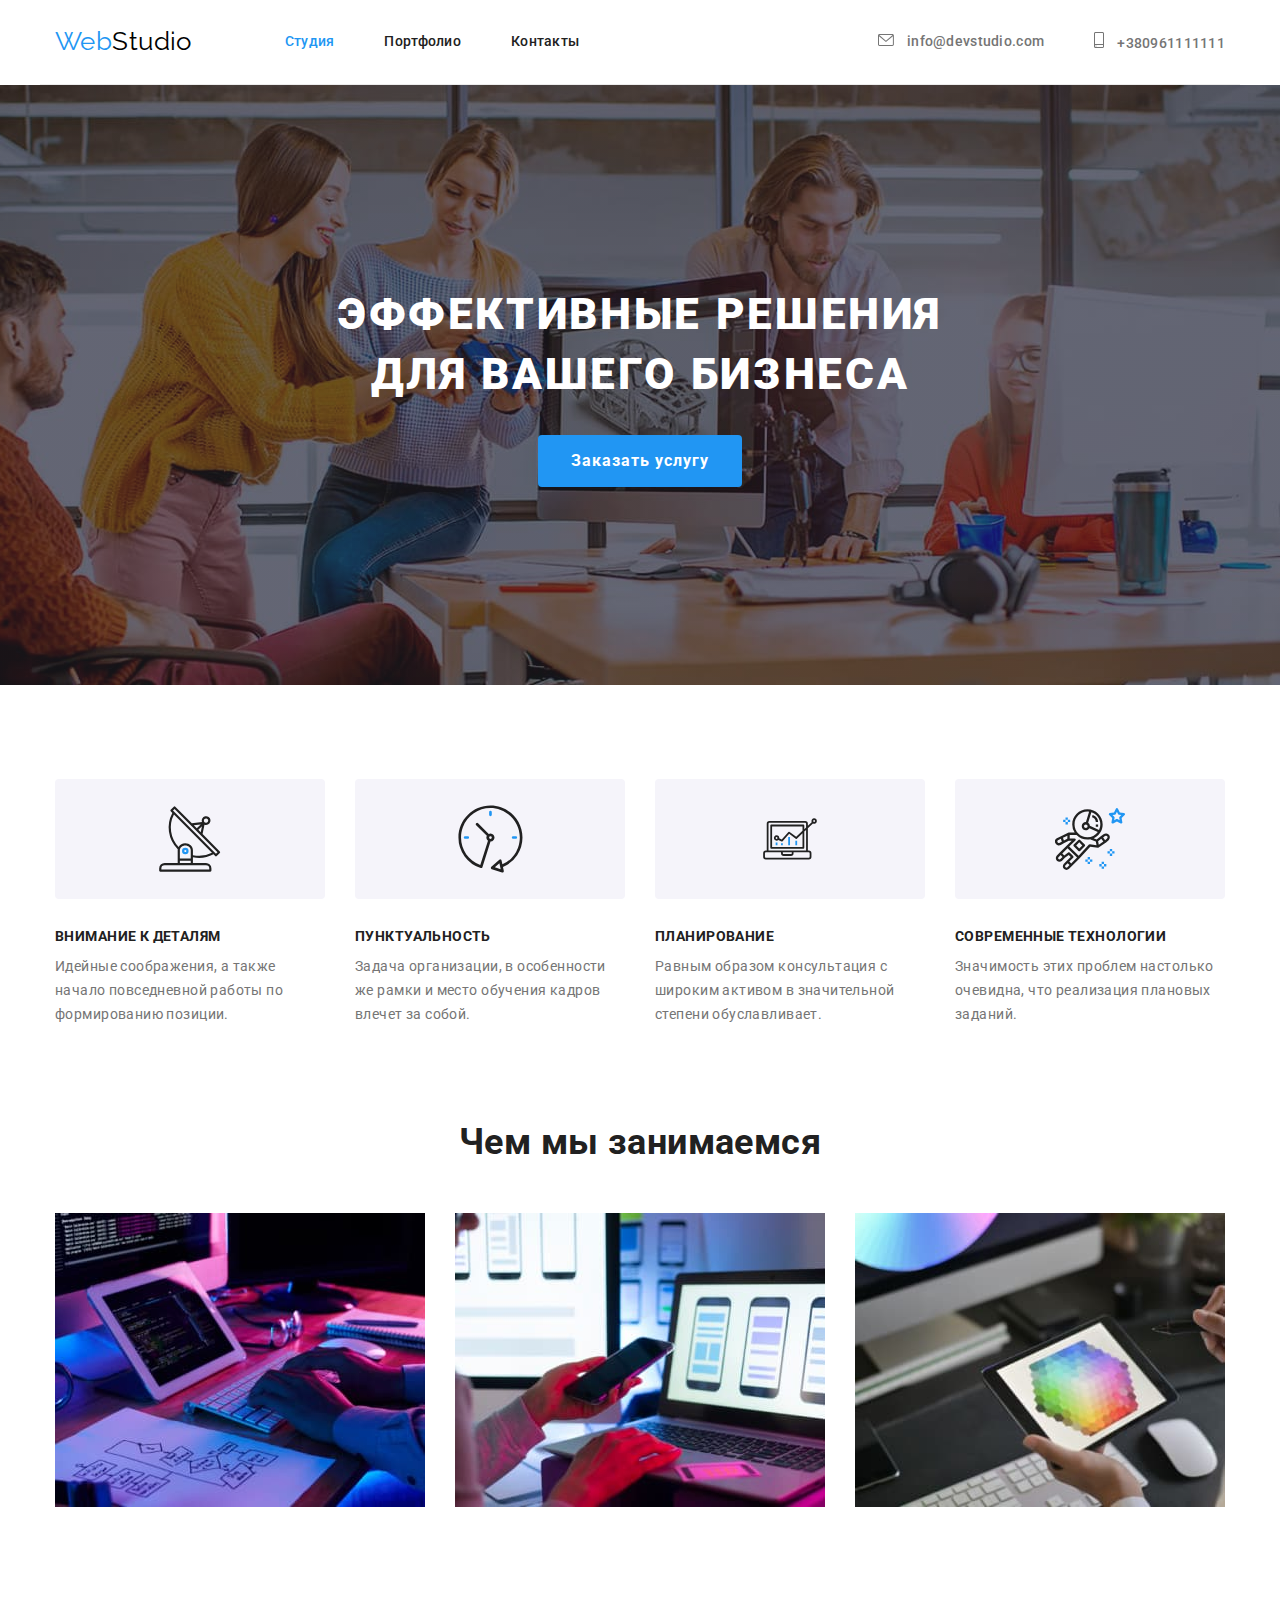
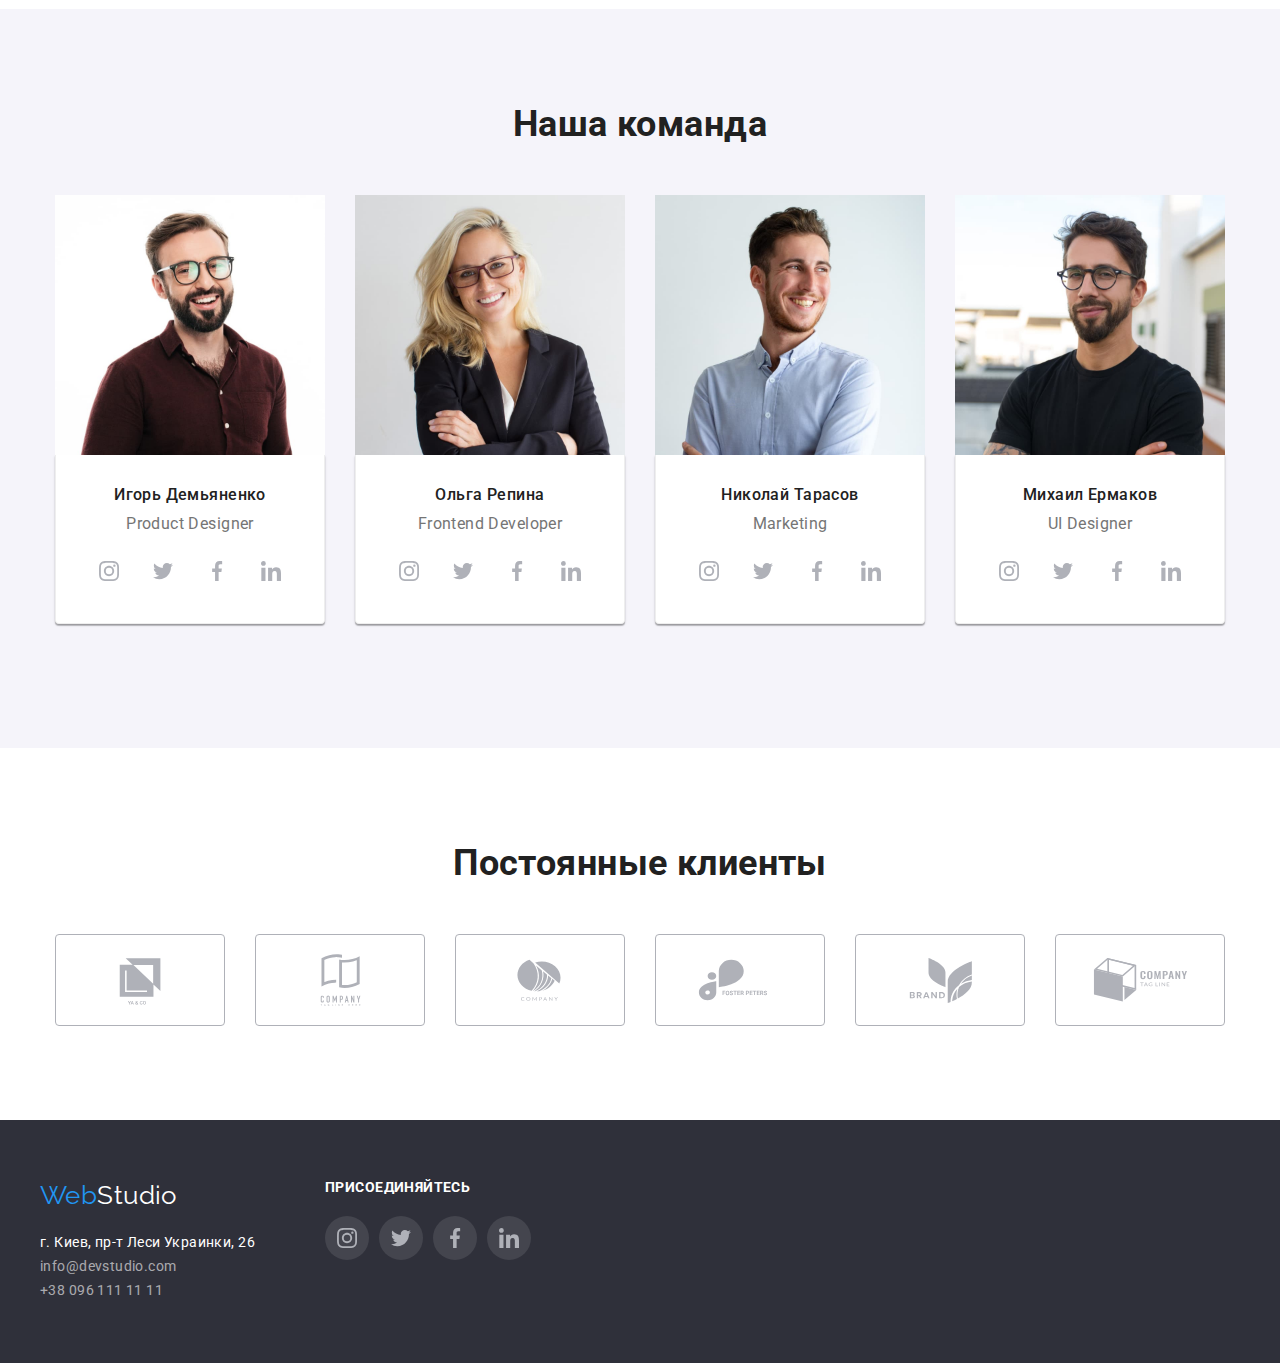
<file: index.html>
<!DOCTYPE html>
<html lang="ru">
<head>
    <meta charset="UTF-8">
    <meta http-equiv="X-UA-Compatible" content="IE=edge">
    <meta name="viewport" content="width=device-width, initial-scale=1.0">
    <title>Студия</title>
    <link rel="preconnect" href="https://fonts.googleapis.com">
    <link rel="preconnect" href="https://fonts.gstatic.com" crossorigin>
    <link href="https://fonts.googleapis.com/css2?family=Raleway:wght@700&family=Roboto:wght@400;500;700;900&display=swap" rel="stylesheet">
    <link rel="stylesheet" href="https://cdnjs.cloudflare.com/ajax/libs/modern-normalize/1.1.0/modern-normalize.min.css">
    <link rel="stylesheet" href="./css/styles.css">
</head>
<body>
   
    <header>
        <div class="container header-nav">
        <!-- Навігація на інші сторінки -->
    <nav class="main-nav">
        <a href="./index.html" class="logo"><span class="web">Web</span>Studio</a>
    
      <ul class="site-nav">
        <li class="item"><a href="./index.html" class="link-current">Студия</a></li>
        <li class="item" ><a href="./portfolio.html" class="link">Портфолио</a></li>
        <li class="item"><a href="" class="link">Контакты</a></li>
      </ul>
    </nav>

    <!-- Контакти -->
    <ul class="site-auth"> 
        <li class="item">
            <a href="mailto:info@devstudio.com" class="link-contact">
                <svg class="icon" width="16px" height="12px">
                    <use href="./images/icons.svg#icon-envelope">
                    </use>
                </svg>
                info@devstudio.com</a></li>
        <li class="item"><a href="tel:+380961111111" class="link-contact">
            <svg class="icon" width="10px" height="16px">
                <use href="./images/icons.svg#icon-smartphone">
                </use>
                </svg>
                +380961111111</a></li>
    </ul>
         </div>
    
  </header>

    <main>
         <section class="hero overlay">
            <h1 class="hero-title">Эффективные решения <br/>для вашего бизнеса</h1>
            <button type="button" class="button">Заказать услугу</button>
        </section>

    <!-- Особливості -->   
        <section class="section feature-list">
            <div class="container">
            <ul class="feature-list">
                <li class="item">
                    <div class="thumb antenna">
                         <svg class="icon" width="65.32px" height="70px">
                            <use href="./images/icons.svg#icon-antenna"></use>
                         </svg>
                    </div>
                    <h3 class="title">Внимание к деталям</h3>
                    <p>Идейные соображения, а также начало повседневной работы по формированию позиции.</p>
                </li>
                <li class="item">
                    <div class="thumb clock">
                        <svg class="icon" width="66.96px" height="70px">
                            <use href="./images/icons.svg#icon-clock">
                            </use>
                        </svg>
                    </div>
                    <h3 class="title">Пунктуальность</h3>
                    <p>Задача организации, в особенности же рамки и место обучения кадров влечет за собой.</p>
                </li>
                <li class="item">
                    <div class="thumb diagram">
                        <svg class="icon" width="70px" height="53.69px">
                            <use href="./images/icons.svg#icon-diagram">
                            </use>
                        </svg>
                    </div>
                    <h3 class="title">Планирование</h3>
                    <p>Равным образом консультация с широким активом в значительной степени обуславливает.</p>
                </li>
                <li class="item">
                    <div class="thumb astronaut">
                        <svg class="icon" width="70px" height="70px">
                            <use href="./images/icons.svg#icon-astronaut">
                            </use>
                        </svg>
                    </div>
                    <h3 class="title">Современные технологии</h3>
                    <p>Значимость этих проблем настолько очевидна, что реализация плановых заданий.</p>
                </li>
            </ul>
            </div>
        </section>

    <!-- Чем мы занимаемся -->

        <section class="section work-types">
            <div class="container">
            <h2 class="section-title">Чем мы занимаемся</h2>
            <ul class="work-types-list">
                <li class="item">
                    <img 
                    src="images/box1.jpg"
                    alt="Програмирование"
                    width="370"
                    height="294">
                </li>
                <li class="item">
                    <img 
                    src="images/box2.jpg"
                    alt="Разработка приложений для смартфона"
                    width="370"
                    height="294">
                </li>
                <li class="item">
                    <img 
                    src="images/box3.jpg"
                    alt="Разработка дизайна"
                    width="370"
                    height="294">
                </li>
            </ul>
            </div>
        </section>

    <!-- Команда --> 
        <section class="section team">
            <div class="container">
            <h2 class= "section-title">Наша команда</h2>
            <ul class="team-list">
                <li class="item"> 
                    <img class="item-image"
                    src="images/img1.jpg"
                    alt="Фото"
                    width="270"
                    height="260">
                    <div class="team-item-description">
                    <h3 class="title">Игорь Демьяненко</h3>
                    <p lang="en" class="position">Product Designer</p>
                    <div>
                        <ul class="social-links">
                        <li class="social-links-item">
                            <a href="" class="social-contact">
                            <svg class="social-link" width="20px" height="20px">
                            <use href="./images/icons.svg#icon-instagram">
                            </use>
                            </svg>
                            </a>
                        </li>
                        <li class="social-links-item">
                            <a href="" class="social-contact">
                            <svg class="social-link" width="20px" height="20px">
                            <use href="./images/icons.svg#icon-twitter">
                            </use>
                            </svg>
                            </a>
                        </li>
                        <li class="social-links-item">
                            <a href="" class="social-contact">
                            <svg class="social-link" width="20px" height="20px">
                                <use href="./images/icons.svg#icon-facebook">
                                </use>
                            </svg>
                            </a>
                        </li>
                        <li class="social-links-item">
                            <a href="" class="social-contact">
                            <svg class="social-link" width="20px" height="20px">
                                <use href="./images/icons.svg#icon-linkedin">
                                </use>
                            </svg>
                            </a>
                        </li>
                        </ul>
                    <div>  
                    </div>
                </li>

                <li class="item">
                    <img class="item-image"
                    src="images/img2.jpg"
                    alt="Фото"
                    width="270"
                    height="260">
                    <div class="team-item-description">
                    <h3 class="title">Ольга Репина</h3>
                    <p lang="en" class="position">Frontend Developer</p>
                    <div>
                        <ul class="social-links">
                        <li class="social-links-item">
                            <a href="" class="social-contact">
                            <svg class="social-link" width="20px" height="20px">
                            <use href="./images/icons.svg#icon-instagram">
                            </use>
                            </svg>
                            </a>
                        </li>
                        <li class="social-links-item">
                            <a href="" class="social-contact">
                            <svg class="social-link" width="20px" height="20px">
                            <use href="./images/icons.svg#icon-twitter">
                            </use>
                            </svg>
                            </a>
                        </li>
                        <li class="social-links-item">
                            <a href="" class="social-contact">
                            <svg class="social-link" width="20px" height="20px">
                                <use href="./images/icons.svg#icon-facebook">
                                </use>
                            </svg>
                            </a>
                        </li>
                        <li class="social-links-item">
                            <a href="" class="social-contact">
                            <svg class="social-link" width="20px" height="20px">
                                <use href="./images/icons.svg#icon-linkedin">
                                </use>
                            </svg>
                            </a>
                        </li>
                        </ul>
                    <div>
                    </div>      
                </li>
                
                <li class="item">
                    <img class="item-image"
                    src="images/img3.jpg"
                    alt="Фото"
                    width="270"
                    height="260">
                    <div class="team-item-description">
                    <h3 class="title">Николай Тарасов</h3>
                    <p lang="en" class="position">Marketing</p> 
                    <div>
                        <ul class="social-links">
                        <li class="social-links-item">
                            <a href="" class="social-contact">
                            <svg class="social-link" width="20px" height="20px">
                            <use href="./images/icons.svg#icon-instagram">
                            </use>
                            </svg>
                            </a>
                        </li>
                        <li class="social-links-item">
                            <a href="" class="social-contact">
                            <svg class="social-link" width="20px" height="20px">
                            <use href="./images/icons.svg#icon-twitter">
                            </use>
                            </svg>
                            </a>
                        </li>
                        <li class="social-links-item">
                            <a href="" class="social-contact">
                            <svg class="social-link" width="20px" height="20px">
                                <use href="./images/icons.svg#icon-facebook">
                                </use>
                            </svg>
                            </a>
                        </li>
                        <li class="social-links-item">
                            <a href="" class="social-contact">
                            <svg class="social-link" width="20px" height="20px">
                                <use href="./images/icons.svg#icon-linkedin">
                                </use>
                            </svg>
                            </a>
                        </li>
                        </ul>
                    <div>  
                    </div>    
                </li>
                
                <li class="item">
                    <img class="item-image"
                    src="images/img4.jpg"
                    alt="Фото"
                    width="270"
                    height="260">
                    <div class="team-item-description">
                    <h3 class="title">Михаил Ермаков</h3>
                    <p lang="en" class="position">UI Designer</p>
                    <div>
                        <ul class="social-links">
                        <li class="social-links-item">
                            <a href="" class="social-contact">
                            <svg class="social-link" width="20px" height="20px">
                            <use href="./images/icons.svg#icon-instagram">
                            </use>
                            </svg>
                            </a>
                        </li>
                        <li class="social-links-item">
                            <a href="" class="social-contact">
                            <svg class="social-link" width="20px" height="20px">
                            <use href="./images/icons.svg#icon-twitter">
                            </use>
                            </svg>
                            </a>
                        </li>
                        <li class="social-links-item">
                            <a href="" class="social-contact">
                            <svg class="social-link" width="20px" height="20px">
                                <use href="./images/icons.svg#icon-facebook">
                                </use>
                            </svg>
                            </a>
                        </li>
                        <li class="social-links-item">
                            <a href="" class="social-contact">
                            <svg class="social-link" width="20px" height="20px">
                                <use href="./images/icons.svg#icon-linkedin">
                                </use>
                            </svg>
                            </a>
                        </li>
                        </ul>
                    <div>
                    </div>      
                </li>
            </ul>
            </div>
        </section>

    <!-- Постоянные клиенты --> 
        <section class="section clients">
            <div class="container">
            <h2 class= "section-title">Постоянные клиенты</h2>
            <ul class="clients-list">
                <li class="item">
                    <a href="" class="client-info">
                        <svg class="client" width="106px" height="60px">
                            <use href="./images/icons.svg#icon-client1">
                            </use>
                        </svg>
                    </a>
                </li>
                <li class="item">
                    <a href="" class="client-info">
                        <svg class="client" width="106px" height="60px">
                            <use href="./images/icons.svg#icon-client2">
                            </use>
                        </svg>
                    </a>
                </li>
                <li class="item">
                    <a href="" class="client-info">
                        <svg class="client" width="106px" height="60px">
                            <use href="./images/icons.svg#icon-client3">
                            </use>
                        </svg>
                    </a>
                </li>
                <li class="item">
                    <a href="" class="client-info">
                        <svg class="client" width="106px" height="60px">
                            <use href="./images/icons.svg#icon-client4">
                            </use>
                        </svg>
                    </a>
                </li>
                <li class="item">
                    <a href="" class="client-info">
                        <svg class="client" width="106px" height="60px">
                            <use href="./images/icons.svg#icon-client5">
                            </use>
                        </svg>
                    </a>
                </li>
                <li class="item">
                    <a href="" class="client-info">
                        <svg class="client" width="106px" height="60px">
                            <use href="./images/icons.svg#icon-client6">
                            </use>
                        </svg>
                    </a>
                </li>
            </ul>
            </div>
        </section>
        </main>

    <footer class="section footer">
        <div class="container footer">
        <div class="container-address">
        <a href="./index.html" class="logo"><span class="web">Web</span><span class="studio">Studio</span></a>

        <address class="address">
              <p class="street">г. Киев, пр-т Леси Украинки, 26</p> 
              <a href="mailto:info@devstudio.com" class="link-contact">info@devstudio.com</a><br/>
              <a href="tel:+380961111111" class="link-contact">+38 096 111 11 11</a><br/>
        </address>
        </div>
        <div class="join">
            <h3 class="title">Присоединяйтесь</h3> 
            <ul class="social-links">
                <li class="social-links-item">
                    <a href="" class="social-contact footer">
                    <svg class="social-link" width="20px" height="20px">
                    <use href="./images/icons.svg#icon-instagram">
                    </use>
                    </svg>
                    </a>
                </li>
                <li class="social-links-item">
                    <a href="" class="social-contact footer">
                    <svg class="social-link" width="20px" height="20px">
                    <use href="./images/icons.svg#icon-twitter">
                    </use>
                    </svg>
                    </a>
                </li>
                <li class="social-links-item">
                    <a href="" class="social-contact footer">
                    <svg class="social-link" width="20px" height="20px">
                    <use href="./images/icons.svg#icon-facebook">
                    </use>
                    </svg>
                    </a>
                </li>
                <li class="social-links-item">
                    <a href="" class="social-contact footer">
                    <svg class="social-link" width="20px" height="20px">
                    <use href="./images/icons.svg#icon-linkedin">
                    </use>
                    </svg>
                    </a>
                </li>
                </ul>
        </div>    
        </div>
    </footer>
    
</body>
</html>
</file>
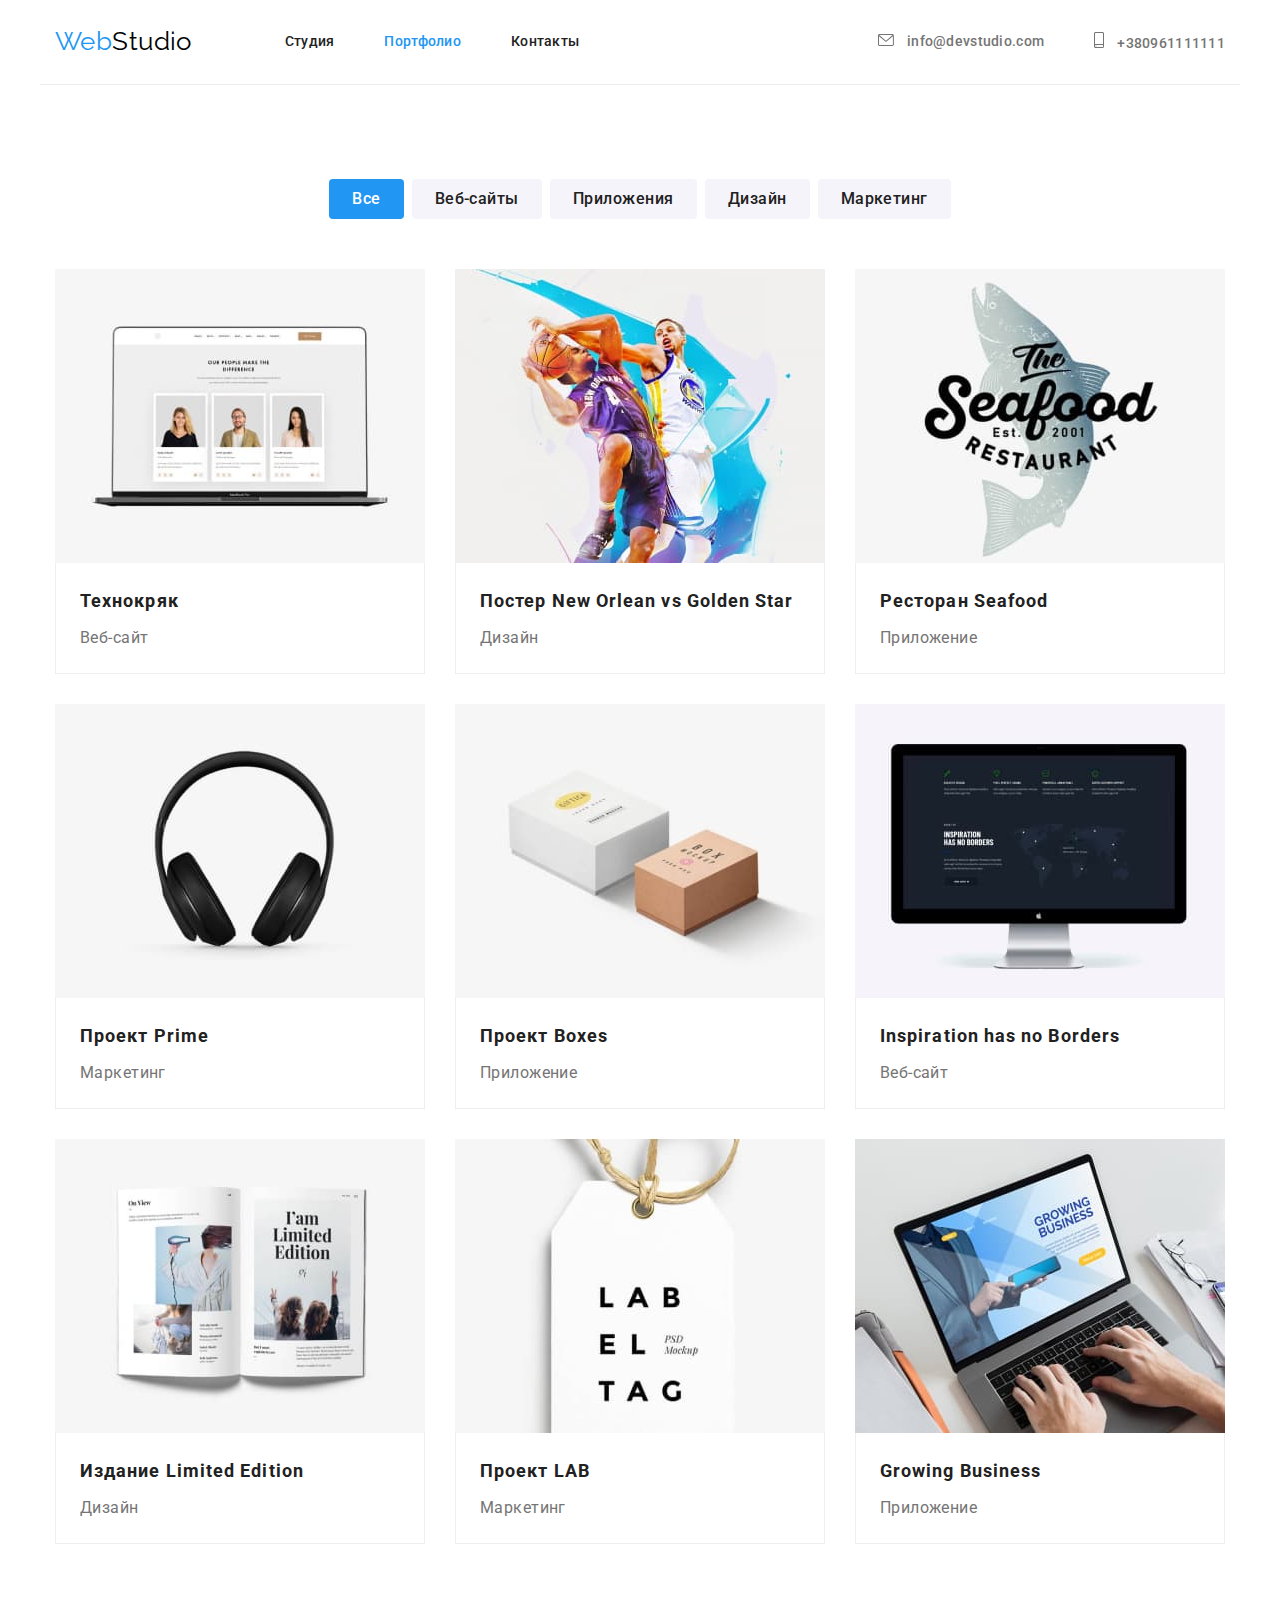
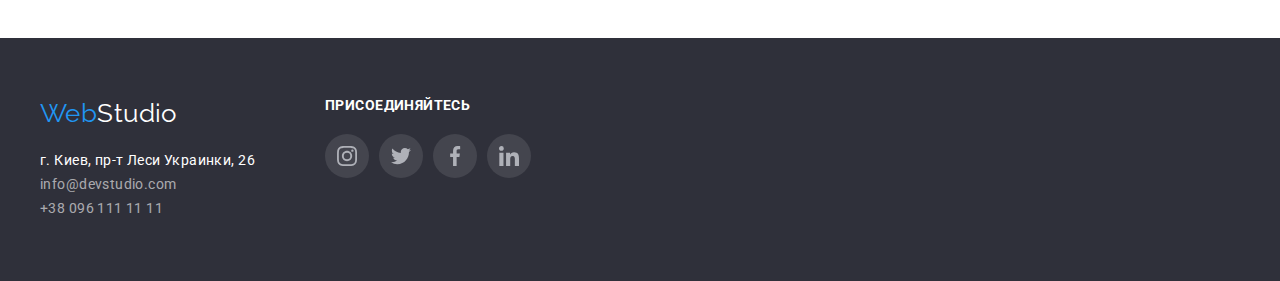
<file: portfolio.html>
<!DOCTYPE html>
<html lang="ru">
<head>
    <meta charset="UTF-8">
    <meta http-equiv="X-UA-Compatible" content="IE=edge">
    <meta name="viewport" content="width=device-width, initial-scale=1.0">
    <title>Портфолио</title>
    <link rel="preconnect" href="https://fonts.googleapis.com">
    <link rel="preconnect" href="https://fonts.gstatic.com" crossorigin>
    <link href="https://fonts.googleapis.com/css2?family=Raleway:wght@700&family=Roboto:wght@400;500;700;900&display=swap" rel="stylesheet">
    <link rel="stylesheet" href="https://cdnjs.cloudflare.com/ajax/libs/modern-normalize/1.1.0/modern-normalize.min.css">
    <link rel="stylesheet" href="./css/styles.css">
</head>
<body>
    <header>
        <div class="container header-nav">
        <!-- Навігація на інші сторінки -->
    <nav class="main-nav">
        <a href="" class="logo"><span class="web">Web</span>Studio</a>
    
      <ul class="site-nav">
        <li class="item"><a href="./index.html" class="link">Студия</a></li>
        <li class="item"><a href="./portfolio.html" class="link-current">Портфолио</a></li>
        <li class="item"><a href="" class="link">Контакты</a></li>
      </ul>
    </nav>

    <!-- Контакти -->
    <ul class="site-auth"> 
        <li class="item"><a href="mailto:info@devstudio.com" class="link-contact">
            <svg class="icon" width="16px" height="12px">
                <use href="./images/icons.svg#icon-envelope">
                </use>
            </svg>
            info@devstudio.com</a></li>
        <li class="item"><a href="tel:+380961111111" class="link-contact">
            <svg class="icon" width="10px" height="16px">
                <use href="./images/icons.svg#icon-smartphone">
                </use>
            </svg>
            +380961111111</a></li>
    </ul>
        </div>
    
  </header>
  
    <main>
        <section class="section work-list">
            <div class="container">
            <ul class="work-list-nav">
                <li class="item"><button type="button" class="button-primary">Все</button></li>
                <li class="item"><button type="button" class="button-secondary">Веб-сайты</button></li>
                <li class="item"><button type="button" class="button-secondary">Приложения</button></li>
                <li class="item"><button type="button" class="button-secondary">Дизайн</button></li>
                <li class="item"><button type="button" class="button-secondary">Маркетинг</button></li>
            </ul>

            <ul class="work-lists">
                <li class="item">
                    <img class="item-image"
                    src="images/portfolio/project1.jpg"
                    alt="Картинка"
                    width="370"
                    height="294">
                    <div class="item-description">
                    <h2 class="title">Технокряк</h2>
                    <p class="type">Веб-сайт</p>
                    </div>
                </li>
            
                <li class="item">
                    <img class="item-image"
                    src="images/portfolio/project2.jpg"
                    alt="Картинка"
                    width="370"
                    height="294">
                    <div class="item-description">
                    <h2 class="title">Постер New Orlean vs Golden Star</h2>
                    <p class="type">Дизайн</p>
                    </div>
                </li>

                <li class="item">
                    <img class="item-image"
                    src="images/portfolio/project3.jpg"
                    alt="Картинка"
                    width="370"
                    height="294">
                    <div class="item-description">
                    <h2 class="title">Ресторан Seafood</h2>
                    <p class="type">Приложение</p>
                    </div>
                </li>

                <li class="item">
                    <img class="item-image"
                    src="images/portfolio/project4.jpg"
                    alt="Картинка"
                    width="370"
                    height="294">
                    <div class="item-description">
                    <h2 class="title">Проект Prime</h2>
                    <p class="type">Маркетинг</p>
                    </div>
                </li>

                <li class="item">
                    <img class="item-image"
                    src="images/portfolio/project5.jpg"
                    alt="Картинка"
                    width="370"
                    height="294">
                    <div class="item-description">
                    <h2 class="title">Проект Boxes</h2>
                    <p class="type">Приложение</p>
                    </div>
                </li>

                <li class="item">
                    <img class="item-image"
                    src="images/portfolio/project6.jpg"
                    alt="Картинка"
                    width="370"
                    height="294">
                    <div class="item-description">
                    <h2 class="title">Inspiration has no Borders</h2>
                    <p class="type">Веб-сайт</p>
                    </div>
                </li>

                <li class="item">
                    <img class="item-image"
                    src="images/portfolio/project7.jpg"
                    alt="Картинка"
                    width="370"
                    height="294">
                    <div class="item-description">
                    <h2 class="title">Издание Limited Edition</h2>
                    <p class="type">Дизайн</p>
                    </div>
                </li>

                <li class="item">
                    <img class="item-image"
                    src="images/portfolio/project8.jpg"
                    alt="Картинка"
                    width="370"
                    height="294">
                    <div class="item-description">
                    <h2 class="title">Проект LAB</h2>
                    <p class="type">Маркетинг</p>
                    </div>
                </li>

                <li class="item">
                    <img class="item-image"
                    src="images/portfolio/project9.jpg"
                    alt="Картинка"
                    width="370"
                    height="294">
                    <div class="item-description">
                    <h2 class="title">Growing Business</h2>
                    <p class="type">Приложение</p>
                    </div>
                </li>
            </ul>
            </div>
        </section>

    </main>

    <footer class="section footer">
        <div class="container footer">
            <div class="container-address">
            <a href="./index.html" class="logo"><span class="web">Web</span><span class="studio">Studio</span></a>
    
            <address class="address">
                  <p class="street">г. Киев, пр-т Леси Украинки, 26</p> 
                  <a href="mailto:info@devstudio.com" class="link-contact">info@devstudio.com</a><br/>
                  <a href="tel:+380961111111" class="link-contact">+38 096 111 11 11</a><br/>
            </address>
            </div>
            <div class="join">
                <h3 class="title">Присоединяйтесь</h3> 
                <ul class="social-links">
                    <li class="social-links-item">
                        <a href="" class="social-contact footer">
                        <svg class="social-link" width="20px" height="20px">
                        <use href="./images/icons.svg#icon-instagram">
                        </use>
                        </svg>
                        </a>
                    </li>
                    <li class="social-links-item">
                        <a href="" class="social-contact footer">
                        <svg class="social-link" width="20px" height="20px">
                        <use href="./images/icons.svg#icon-twitter">
                        </use>
                        </svg>
                        </a>
                    </li>
                    <li class="social-links-item">
                        <a href="" class="social-contact footer">
                        <svg class="social-link" width="20px" height="20px">
                        <use href="./images/icons.svg#icon-facebook">
                        </use>
                        </svg>
                        </a>
                    </li>
                    <li class="social-links-item">
                        <a href="" class="social-contact footer">
                        <svg class="social-link" width="20px" height="20px">
                        <use href="./images/icons.svg#icon-linkedin">
                        </use>
                        </svg>
                        </a>
                    </li>
                    </ul>
            </div>    
            </div>
    </footer>
</body>
</html>
</file>
<file: css/styles.css>
/* білий: #FFFFFF; */
/* чорний #000000; */
/* колір первинного тексту #212121; */
/* колір вторинного тексту #757575; */
/* колір для адреси посилань внизу rgba(255, 255, 255, 0.6);*/
/* акцент #2196F3; */

/* колір фона первинний #E5E5E5 */
/* колір фона вторинний #F5F4FA; */
/* колір фона hero і footer #2F303A; */
/* колір фона header #FFFFFF; */


:root {
    --primary-text-color:#757575;
    --title-text-color: #212121;
    --accent-color: #2196F3;
    --hero-text-color:#FFFFFF;
}

body {
    color: var(--primary-text-color);
    font-family: Roboto, sans-serif;
    letter-spacing: 0.03em;
    font-size: 14px;
    line-height: 1.71;
}

.container {
    width: 1200px;
    margin-left: auto;
    margin-right: auto;
    padding-left: 15px;
    padding-right: 15px;
}

h1,
h2,
h3,
h4,
h5,
h6,
p,
ul {
    margin-top: 0;
    margin-bottom: 0;
}

/* Logo */

.logo {
    display: block;
    padding-top: 24px;
    padding-bottom: 25px;

    color: black;
    font-family: Raleway, sans-serif;
    font-size: 26px;
    line-height: 1.19;
    text-decoration: none;
}

.logo .web {
    color: var(--accent-color);
}

.logo .studio {
    color: var(--hero-text-color);
}

ul {
    list-style: none;
}

/* Main nav */

.header-nav {
    display: flex;
    align-items: center;
    border-bottom: 1px solid #ECECEC;
}

.main-nav {
    display: flex;
}

/* Site nav */

.site-nav {
    display:flex;
    margin-left: 93px;
    padding-left: 0;
}

.site-nav .item:not(:last-child) {
    margin-right: 50px;
}

.site-nav .link-current{
    display: block;
    padding-top: 32px;
    padding-bottom: 32px;

    color: var(--accent-color);
    letter-spacing: 0.02em;
    font-weight: 500;
    font-size: 14px;
    line-height: 1.14;
    text-decoration: none;
}

.site-nav .link{
    display: block;
    padding-top: 32px;
    padding-bottom: 32px;

    color: #212121;
    letter-spacing: 0.02em;
    font-weight: 500;
    font-size: 14px;
    line-height: 1.14;
    text-decoration: none;
}

.site-nav .link-current:hover,
.site-nav .link-current:focus {
    color: var(--accent-color);
}

.site-nav .link:hover,
.site-nav .link:focus {
    color: var(--accent-color);
}

/* Site auth */

.site-auth {
    display: flex;
    margin-left: auto;
    padding-left: 0;
}

.site-auth .item:not(:first-child) {
    margin-left: 50px;
}

.site-auth .link-contact {
    display: block;
    padding-top: 32px;
    padding-bottom: 32px;

    text-decoration: none;  
    font-weight: 500;
    font-size: 14px;
    line-height: 1.14;
    letter-spacing: 0.02em;
    color: #757575;
}

.site-auth .link-contact:hover,
.site-auth .link-contact:focus {
    fill: var(--accent-color);
    color: var(--accent-color);
}

.site-auth .item {
    display: flex;
    align-items: center;
    text-decoration: none;
    line-height: 1.14;
    fill: #757575;
}

.site-auth .icon {
    margin-right: 10px;
} 

.site-auth .item:hover .icon,
.site-auth .item:focus .icon {
    fill: var(--accent-color);
    cursor: pointer;
}

/* Hero */

.hero {
    text-align: center;
    padding-top: 200px;
    padding-bottom: 200px;
    background-color: #E5E5E5;
}

.hero-title {
    margin-bottom: 30px;
    
    color: var(--hero-text-color);
    letter-spacing: 0.06em;
    font-weight: 900;
    font-size: 44px;
    line-height: 1.36;
    text-transform: uppercase;
}

.hero.overlay {
    max-width: 1600px;
    height: 600px;
    margin-left: auto;
    margin-right: auto;
    background-image: linear-gradient(to right, rgba(47, 48, 58, 0.4), rgba(47, 48, 58, 0.4)), url(../images/heroimg.jpg);
    background-repeat: no-repeat;
    background-position: center;
    background-size: cover;
}

/* Titles */

.section-title {
    margin-bottom: 50px;

    color: var(--title-text-color);
    font-weight: 700;
    font-size: 36px;
    line-height: 1.17;
    text-align: center;
}

.feature-list .title {
    margin-bottom: 10px;
    
    color: var(--title-text-color);
    font-weight: 700;
    font-size: 14px;
    line-height: 1.14;
    text-transform: uppercase;
}

.team-list .title {
    margin-bottom: 10px;

    color: var(--title-text-color);
    font-weight: 500;
    font-size: 16px;
    line-height: 1.19;
    text-align: center;
}

.team-list .position {
    font-size: 16px;
    line-height: 1.19;  
    text-align: center;
}

/* Button */

.button {
    display: inline-block;
    border-radius: 4px;
    padding: 10px 32px;
    min-width: 200px;
    border: 1px solid transparent;

    color: var(--hero-text-color);
    background-color: var(--accent-color);
    font-family: inherit;
    text-align: center;
}

.hero .button {
    letter-spacing: 0.06em;
    font-weight: 700;
    font-size: 16px;
    line-height: 1.88;
}

.button-primary {
    padding: 6px 22px;
    border-radius: 4px;
    border: 1px solid transparent;

    color: var(--hero-text-color);
    background-color: var(--accent-color);
    font-family: 'Roboto';
    font-style: normal;
    font-weight: 500;
    font-size: 16px;
    line-height: 1.63;
    letter-spacing: 0.03em;
    cursor: pointer;
}

.button-secondary {
    padding: 6px 22px;
    border-radius: 4px;
    border: 1px solid transparent;

    color: var(--title-text-color);
    background-color: #F5F4FA;
    font-family: 'Roboto';
    font-style: normal;
    font-weight: 500;
    font-size: 16px;
    line-height: 1.63;
    letter-spacing: 0.03em;
    cursor: pointer;
}

.button:hover,
.button:focus {
    box-shadow: 0px 4px 4px rgba(0, 0, 0, 0.15);
}

.button-primary:hover,
.button-primary:focus {
    box-shadow: 0px 3px 1px rgba(0, 0, 0, 0.1), 0px 1px 2px rgba(0, 0, 0, 0.08), 0px 2px 2px rgba(0, 0, 0, 0.12);
}

.button-secondary:hover,
.button-secondary:focus {
    color: var(--hero-text-color);
    background-color: var(--accent-color);
    box-shadow: 0px 3px 1px rgba(0, 0, 0, 0.1), 0px 1px 2px rgba(0, 0, 0, 0.08), 0px 2px 2px rgba(0, 0, 0, 0.12);
}

/* Section */

.section.feature-list {
    padding-top: 94px;
    padding-bottom: 94px; 
}

.section.work-types {
    padding-bottom: 94px;
}

.section.team {
    padding-top: 94px;
    padding-bottom: 94px;
    background-color: #F5F4FA;
}

.section.clients {
    padding-top: 94px;
    padding-bottom: 94px;
}

.section.footer {
    padding-top: 60px;
    padding-bottom: 60px;
}

.section.footer .address {
    margin-top: 20px;
}

.section.work-list {
    padding-top: 94px;
    padding-bottom: 94px;
}

/* Особливості */

.feature-list {
    display: flex;
    padding-left: 0;
}

.feature-list .item {
    width: 270px;
}

.feature-list .item:not(:last-child) {
    margin-right: 30px;
}

.thumb {
    display: block;
    border: none;
    width: 270px;
    height: 120px;
    background-color: #F5F4FA;
    background-position: center;
    background-size: contain;
    background-repeat: no-repeat; 
    border-radius: 4px;
    margin-bottom: 30px;
}

.thumb.antenna {
    display: flex;
    align-items: center;
    justify-content: center;
}

.thumb.clock {
    display: flex;
    align-items: center;
    justify-content: center;
}

.thumb.diagram {
    display: flex;
    align-items: center;
    justify-content: center;
}

.thumb.astronaut {
    display: flex;
    align-items: center;
    justify-content: center;
}

/* Чим ми займаємось */

.work-types-list {
    display: flex;
    padding-left: 0;
}

.work-types-list .item:not(:last-child) {
    margin-right: 30px;
}

/* Наша команда */

.team-list {
    display: flex;
    padding-left: 0;
}

.team-list .item:not(:last-child) {
    margin-right: 30px;
}

.team-list .item {
    padding-bottom: 30px;
}

.position {
    margin-bottom: 16px;
}

.social-links {
    display: flex;
    padding-left: 0;
    justify-content: center;
}

.social-links-item {
    display: block;
}

.social-links-item:not(:last-child) {
    margin-right: 10px;
}

.social-contact {
    display: block;
    padding: 12px 12px;
    width: 44px;
    height: 44px;
    border: none;
    border-radius: 50%;
}

.social-links .social-contact {
    text-decoration: none;
    fill: #AFB1B8;
}

.social-links .social-contact:hover,
.social-links .social-contact:focus {
    fill: var(--hero-text-color);
    background-color: var(--accent-color);
    cursor: pointer;
}

.social-links-item:hover .social-contact,
.social-links-item:focus .social-contact {
    fill: var(--hero-text-color);
    background-color: var(--accent-color);
}

.team-item-description {
    padding-top: 30px;
    padding-bottom: 30px;
    background-color: #FFFFFF;
    border-right: 1px solid #EEEEEE;
    border-bottom: 1px solid #EEEEEE;
    border-left: 1px solid #EEEEEE;
    box-shadow: 0px 1px 3px rgba(0, 0, 0, 0.12), 0px 1px 1px rgba(0, 0, 0, 0.14), 0px 2px 1px rgba(0, 0, 0, 0.2);
    border-radius: 0px 0px 4px 4px;
}

/* Постоянные клиенты */

.clients-list {
    display: flex;
    padding-left: 0;
}

.clients-list .item:not(:last-child) {
    margin-right: 30px;
}

.client-info {
    display: block;
    padding: 16px 32px;
    width: 170px;
    height: 92px;
    box-sizing: border-box;
    background-position: center;
    background-size: contain;
    background-repeat: no-repeat; 
    border-radius: 4px;
    border: 1px solid #AFB1B8;
}

.client-info .client {
    text-decoration: none;
    fill: #AFB1B8;
}

.client-info:hover .client,
.client-info:focus .client {
    fill: var(--accent-color);
    cursor: pointer;
}

.client-info:hover,
.client-info:focus {
    border: 1px solid var(--accent-color);
} 

/* Portfolio */

.work-lists .item-description {
    padding: 20px 24px;
    border-right: 1px solid #EEEEEE;
    border-bottom: 1px solid #EEEEEE;
    border-left: 1px solid #EEEEEE;
} 

.work-lists .title {
    margin-bottom: 4px;

    color: var(--title-text-color);
    font-weight: 700;
    font-size: 18px;
    line-height: 2;
    letter-spacing: 0.06em;
}

.work-lists .type {
    font-size: 16px;
    line-height: 1.88;
}

.work-list-nav {
    display: flex;
    justify-content: center;
    padding-left: 0;
    margin-bottom: 50px;
}

.work-list-nav .item:not(:last-child) {
    margin-right: 8px;
}

.work-lists {
    display: flex;
    flex-wrap: wrap;
    padding-left: 0;   
}

.work-lists .item {
    margin-bottom: 30px;
    width: calc((100% - 60px) / 3);
}

.work-lists .item:hover,
.work-lists .item:focus {
    box-shadow: 0px 1px 1px rgba(0, 0, 0, 0.12), 0px 4px 4px rgba(0, 0, 0, 0.06), 1px 4px 6px rgba(0, 0, 0, 0.16);
    cursor: pointer;
}

.work-lists .item:nth-last-child(-n + 3) {
    margin-bottom: 0;
}

.work-lists .item:not(:nth-child(3n)) {
    margin-right: 30px;
}

.item-image {
    display: block;
}

/* Footer */

.section.footer {
    background-color: #2F303A;
}

.address .street {
    color: var(--hero-text-color);
    font-style: normal;
}

.address .link-contact {
    margin-top: 9px;
    text-decoration: none;
    color: rgba(255, 255, 255, 0.6);
    font-style: normal;
}

.address .link-contact:hover,
.address .link-contact:focus {
    color: var(--accent-color);
}

.section.footer .logo {
    padding-top: 0;
    padding-bottom: 0;
}

.container.footer {
    display: flex;
    padding-left: 0;
}

.join {
    display:block;
    margin-left: 70px;
    align-items: center;
}

.join .title {
    margin-bottom: 20px;
    
    color: #FFFFFF;
    font-weight: 700;
    font-size: 14px;
    line-height: 1.14;
    text-transform: uppercase;
}

.social-contact.footer {
    background-color: rgba(255, 255, 255, 0.1);
}
</file>
